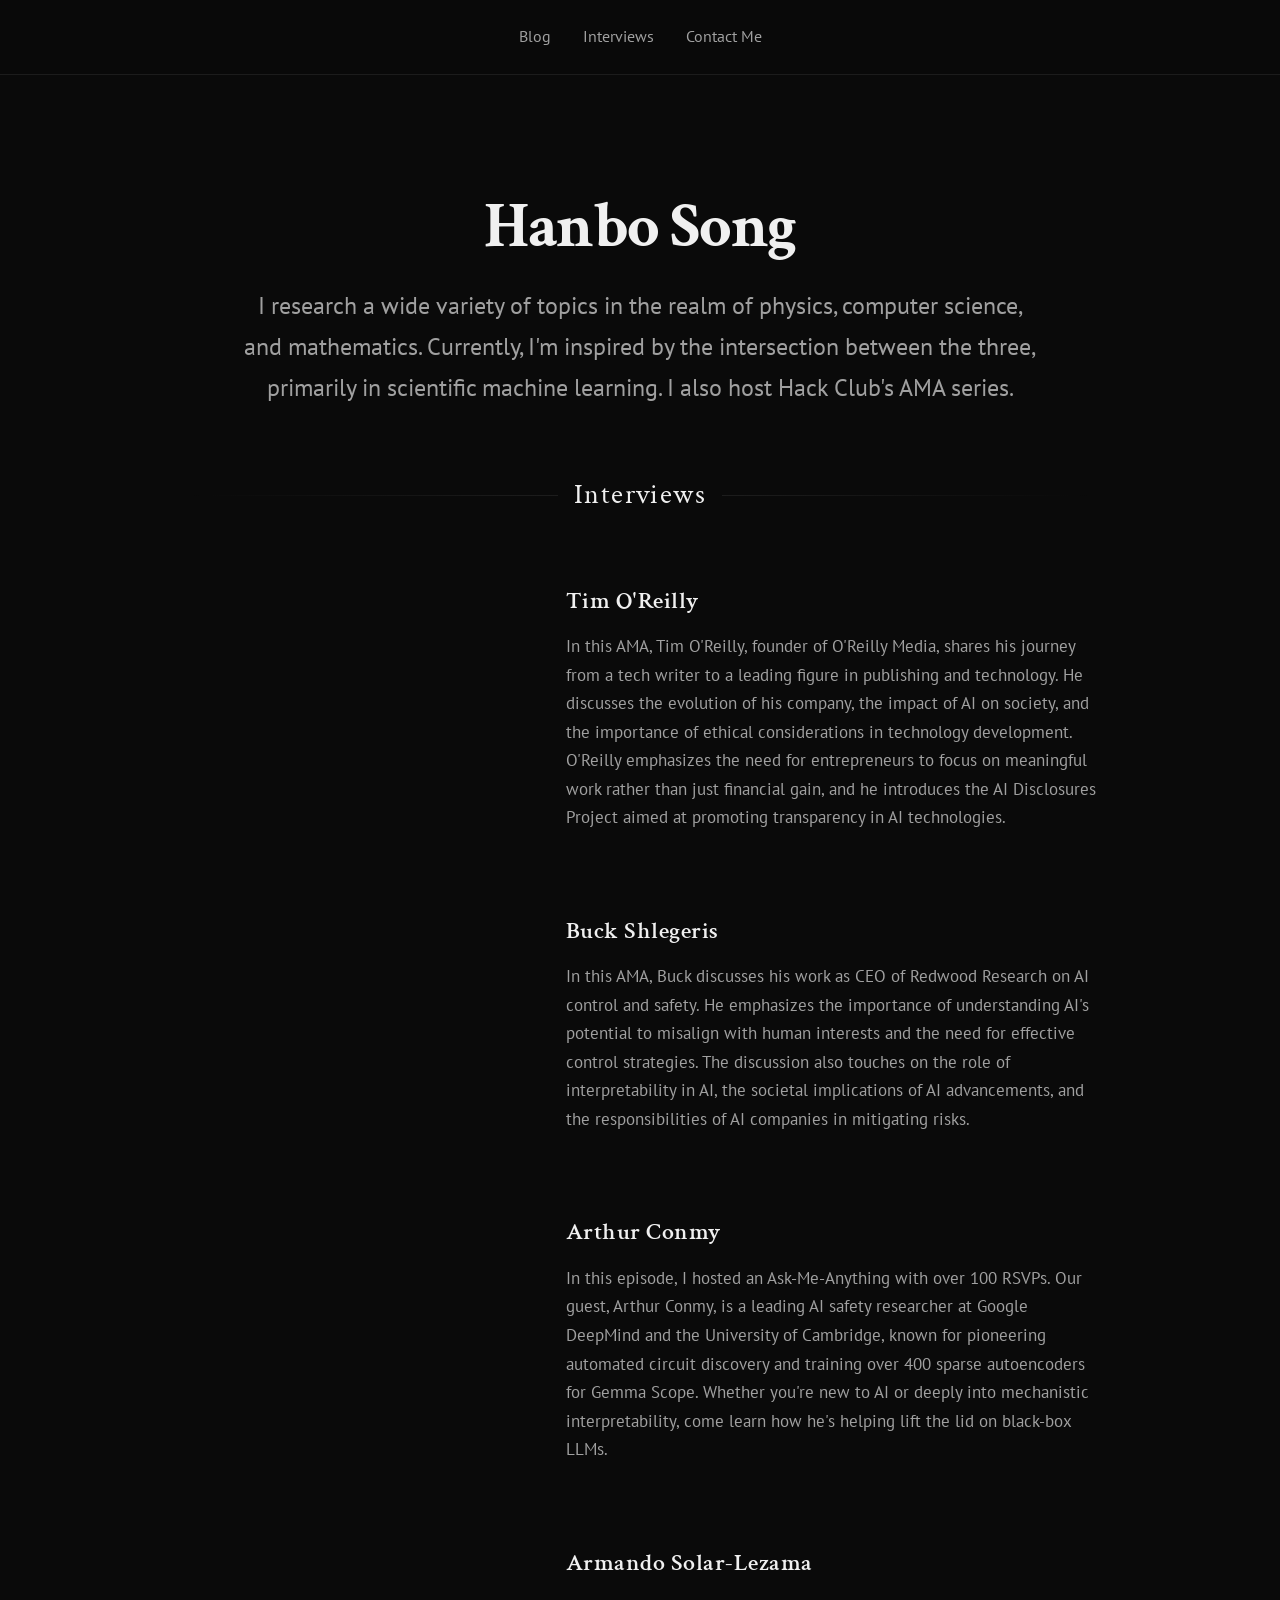
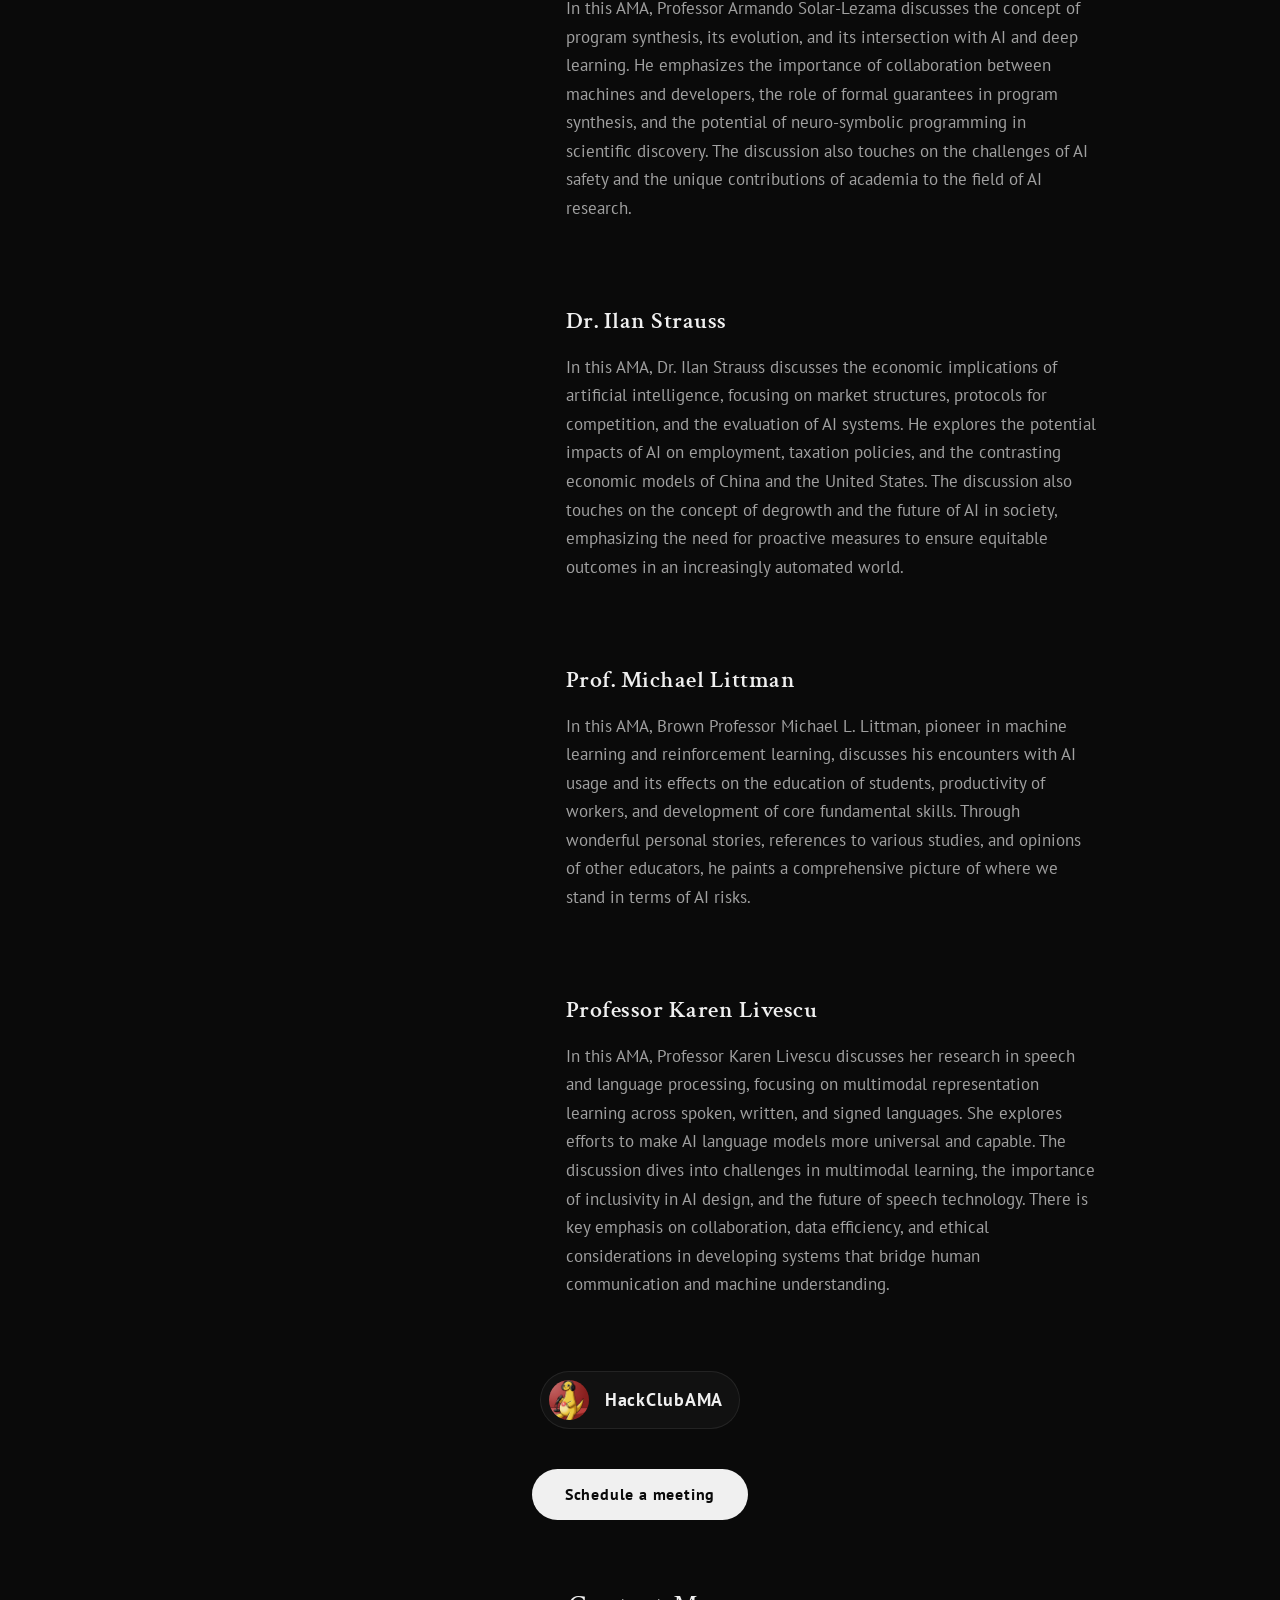
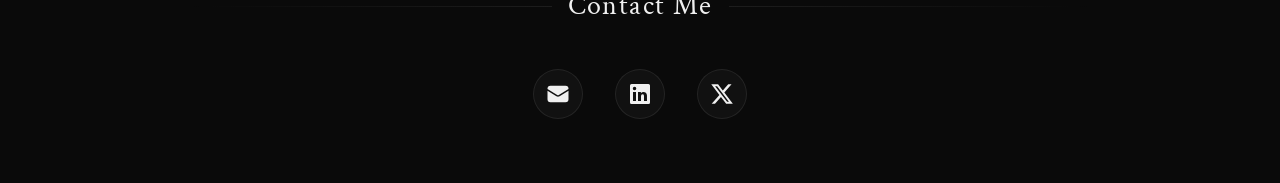
<file: index.html>
<!DOCTYPE html>
<html lang="en">

<head>
    <meta charset="UTF-8">
    <meta name="viewport" content="width=device-width, initial-scale=1.0">
    <title>Hanbo Song</title>
    <link rel="icon" type="image/jpeg" href="Images/favicon.jpg">
    <link rel="stylesheet" href="style.css?v=2">
</head>

<body>
    <nav class="animate-in delay-1">
        <div class="nav-content">
            <ul>
                <li><a href="blog.html">Blog</a></li>
                <li><a href="#interviews">Interviews</a></li>
                <!-- <li><a href="#gallery">Gallery</a></li> -->
                <li><a href="#contact">Contact Me</a></li>
            </ul>
        </div>
    </nav>

    <main>
        <!-- Hero -->
        <section class="hero animate-in delay-2" id="top">
            <h1>Hanbo Song</h1>
            <p class="hero-desc">I research a wide variety of topics in the realm of physics, computer science, and
                mathematics. Currently, I'm inspired by the intersection between the three, primarily in scientific
                machine learning. I also host Hack Club's AMA series.</p>
        </section>

        <!-- Interviews -->
        <section id="interviews" class="animate-in delay-3">
            <h2 class="section-title">Interviews</h2>

            <div class="interview-list">
                <!-- Tim O'Reilly -->
                <div class="interview-card">
                    <div class="interview-media">
                        <iframe src="https://www.youtube.com/embed/MhPXGiFJaK4" title="Tim O'Reilly" allow="accelerometer; autoplay; clipboard-write; encrypted-media; gyroscope; picture-in-picture" allowfullscreen></iframe>
                    </div>
                    <div class="interview-text">
                        <h3><a href="https://www.youtube.com/watch?v=MhPXGiFJaK4" target="_blank">Tim O'Reilly</a></h3>
                        <p>In this AMA, Tim O'Reilly, founder of O'Reilly Media, shares his journey from a tech writer
                            to a leading figure in publishing and technology. He discusses the evolution of his company,
                            the impact of AI on society, and the importance of ethical considerations in technology
                            development. O'Reilly emphasizes the need for entrepreneurs to focus on meaningful work
                            rather than just financial gain, and he introduces the AI Disclosures Project aimed at
                            promoting transparency in AI technologies.</p>
                    </div>
                </div>

                <!-- Buck Shlegeris -->
                <div class="interview-card">
                    <div class="interview-media">
                        <iframe src="https://www.youtube.com/embed/0SZIb7sJC-A" title="Buck Shlegeris" allow="accelerometer; autoplay; clipboard-write; encrypted-media; gyroscope; picture-in-picture" allowfullscreen></iframe>
                    </div>
                    <div class="interview-text">
                        <h3><a href="https://www.youtube.com/watch?v=0SZIb7sJC-A" target="_blank">Buck Shlegeris</a>
                        </h3>
                        <p>In this AMA, Buck discusses his work as CEO of Redwood Research on AI control and safety. He
                            emphasizes the importance of understanding AI's potential to misalign with human interests
                            and the need for effective control strategies. The discussion also touches on the role of
                            interpretability in AI, the societal implications of AI advancements, and the
                            responsibilities of AI companies in mitigating risks.</p>
                    </div>
                </div>

                <!-- Arthur Conmy -->
                <div class="interview-card">
                    <div class="interview-media">
                        <iframe src="https://www.youtube.com/embed/hDqPVHT3Sq0" title="Arthur Conmy" allow="accelerometer; autoplay; clipboard-write; encrypted-media; gyroscope; picture-in-picture" allowfullscreen></iframe>
                    </div>
                    <div class="interview-text">
                        <h3><a href="https://www.youtube.com/watch?v=hDqPVHT3Sq0" target="_blank">Arthur Conmy</a></h3>
                        <p>In this episode, I hosted an Ask-Me-Anything with over 100 RSVPs. Our guest, Arthur Conmy, is
                            a leading AI safety researcher at Google DeepMind and the University of Cambridge, known for
                            pioneering automated circuit discovery and training over 400 sparse autoencoders for Gemma
                            Scope. Whether you're new to AI or deeply into mechanistic interpretability, come learn how
                            he's helping lift the lid on black-box LLMs.</p>
                    </div>
                </div>

                <!-- Armando Solar-Lezama -->
                <div class="interview-card">
                    <div class="interview-media">
                        <iframe src="https://www.youtube.com/embed/1-8D0-HKxus" title="Armando Solar-Lezama" allow="accelerometer; autoplay; clipboard-write; encrypted-media; gyroscope; picture-in-picture" allowfullscreen></iframe>
                    </div>
                    <div class="interview-text">
                        <h3><a href="https://www.youtube.com/watch?v=1-8D0-HKxus" target="_blank">Armando
                                Solar-Lezama</a></h3>
                        <p>In this AMA, Professor Armando Solar-Lezama discusses the concept of program synthesis, its
                            evolution, and its intersection with AI and deep learning. He emphasizes the importance of
                            collaboration between machines and developers, the role of formal guarantees in program
                            synthesis, and the potential of neuro-symbolic programming in scientific discovery. The
                            discussion also touches on the challenges of AI safety and the unique contributions of
                            academia to the field of AI research.</p>
                    </div>
                </div>

                <!-- Dr. Ilan Strauss -->
                <div class="interview-card">
                    <div class="interview-media">
                        <iframe src="https://www.youtube.com/embed/hXNw6vDtojs" title="Dr. Ilan Strauss" allow="accelerometer; autoplay; clipboard-write; encrypted-media; gyroscope; picture-in-picture" allowfullscreen></iframe>
                    </div>
                    <div class="interview-text">
                        <h3><a href="https://www.youtube.com/watch?v=hXNw6vDtojs" target="_blank">Dr. Ilan Strauss</a>
                        </h3>
                        <p>In this AMA, Dr. Ilan Strauss discusses the economic implications of artificial intelligence,
                            focusing on market structures, protocols for competition, and the evaluation of AI systems.
                            He explores the potential impacts of AI on employment, taxation policies, and the
                            contrasting economic models of China and the United States. The discussion also touches on
                            the concept of degrowth and the future of AI in society, emphasizing the need for proactive
                            measures to ensure equitable outcomes in an increasingly automated world.</p>
                    </div>
                </div>

                <!-- Prof. Michael Littman -->
                <div class="interview-card">
                    <div class="interview-media">
                        <iframe src="https://www.youtube.com/embed/MaNFxkM_dzI" title="Prof. Michael Littman" allow="accelerometer; autoplay; clipboard-write; encrypted-media; gyroscope; picture-in-picture" allowfullscreen></iframe>
                    </div>
                    <div class="interview-text">
                        <h3><a href="https://www.youtube.com/watch?v=MaNFxkM_dzI" target="_blank">Prof. Michael
                                Littman</a></h3>
                        <p>In this AMA, Brown Professor Michael L. Littman, pioneer in machine learning and
                            reinforcement learning, discusses his encounters with AI usage and its effects on the
                            education of students, productivity of workers, and development of core fundamental skills.
                            Through wonderful personal stories, references to various studies, and opinions of other
                            educators, he paints a comprehensive picture of where we stand in terms of AI risks.</p>
                    </div>
                </div>

                <!-- Professor Karen Livescu -->
                <div class="interview-card">
                    <div class="interview-media">
                        <iframe src="https://www.youtube.com/embed/fKBKGRyLXaM" title="Professor Karen Livescu" allow="accelerometer; autoplay; clipboard-write; encrypted-media; gyroscope; picture-in-picture" allowfullscreen></iframe>
                    </div>
                    <div class="interview-text">
                        <h3><a href="https://www.youtube.com/watch?v=fKBKGRyLXaM" target="_blank">Professor Karen
                                Livescu</a></h3>
                        <p>In this AMA, Professor Karen Livescu discusses her research in speech and language
                            processing, focusing on multimodal representation learning across spoken, written, and
                            signed languages. She explores efforts to make AI language models more universal and
                            capable. The discussion dives into challenges in multimodal learning, the importance of
                            inclusivity in AI design, and the future of speech technology. There is key emphasis on
                            collaboration, data efficiency, and ethical considerations in developing systems that bridge
                            human communication and machine understanding.</p>
                    </div>
                </div>
            </div>
            <div style="display: flex; justify-content: center; margin-top: 3rem;">
                <div class="channel-header-mini" style="margin-bottom: 0;">
                    <img src="Images/channel_image.jpg" alt="HackClub AMA">
                    <a href="https://www.youtube.com/@hackclubama" target="_blank">HackClubAMA</a>
                </div>
            </div>
            <div class="interviews-cta">
                <a href="https://cal.com/hanbosong" class="cta-btn">Schedule a meeting</a>
            </div>
        </section>

        <!-- [ARCHIVED] Gallery section hidden from users but visible to devs -->
        <!--
        <section id="gallery" class="animate-in delay-4">
            <h2 class="section-title">Gallery</h2>
            <a href="dna_replication.html" class="project-card">
                <div class="project-thumbnail">
                    <img src="Images/IMG_5278.jpeg" alt="DNA Replication Model">
                </div>
                <div class="project-info">
                    <h3>DNA Replication Model</h3>
                    <p>A model of DNA replication and its components.</p>
                </div>
            </a>
        </section>
        -->

        <!-- Contact -->
        <section id="contact" class="animate-in delay-4">
            <h2 class="section-title">Contact Me</h2>
            <div class="social-links">
                <a href="mailto:me@hanbosong.com" title="Email">
                    <svg xmlns="http://www.w3.org/2000/svg" viewBox="0 0 24 24" fill="currentColor">
                        <path
                            d="M1.5 8.67v8.58a3 3 0 003 3h15a3 3 0 003-3V8.67l-8.928 5.493a3 3 0 01-3.144 0L1.5 8.67z" />
                        <path
                            d="M22.5 6.908V6.75a3 3 0 00-3-3h-15a3 3 0 00-3 3v.158l9.714 5.978a1.5 1.5 0 001.572 0L22.5 6.908z" />
                    </svg>
                </a>
                <a href="https://www.linkedin.com/in/hanbosong/" target="_blank" title="LinkedIn">
                    <svg xmlns="http://www.w3.org/2000/svg" viewBox="0 0 24 24" fill="currentColor">
                        <path
                            d="M20.5 2h-17A1.5 1.5 0 002 3.5v17A1.5 1.5 0 003.5 22h17a1.5 1.5 0 001.5-1.5v-17A1.5 1.5 0 0020.5 2zM8 19H5v-9h3zM6.5 8.25A1.75 1.75 0 118.3 6.5a1.78 1.78 0 01-1.8 1.75zM19 19h-3v-4.74c0-1.42-.6-1.93-1.38-1.93A1.74 1.74 0 0013 14.19V19h-3v-9h2.9v1.3a3.11 3.11 0 012.7-1.4c1.55 0 3.36.86 3.36 3.66z">
                        </path>
                    </svg>
                </a>
                <a href="https://x.com/hanb0i" target="_blank" title="X (Twitter)">
                    <svg xmlns="http://www.w3.org/2000/svg" viewBox="0 0 24 24" fill="currentColor">
                        <path
                            d="M18.244 2.25h3.308l-7.227 8.26 8.502 11.24H16.17l-5.214-6.817L4.99 21.75H1.68l7.73-8.835L1.254 2.25H8.08l4.713 6.231zm-1.161 17.52h1.833L7.084 4.126H5.117z">
                        </path>
                    </svg>
                </a>
            </div>
        </section>
    </main>
</body>

</html>
</file>
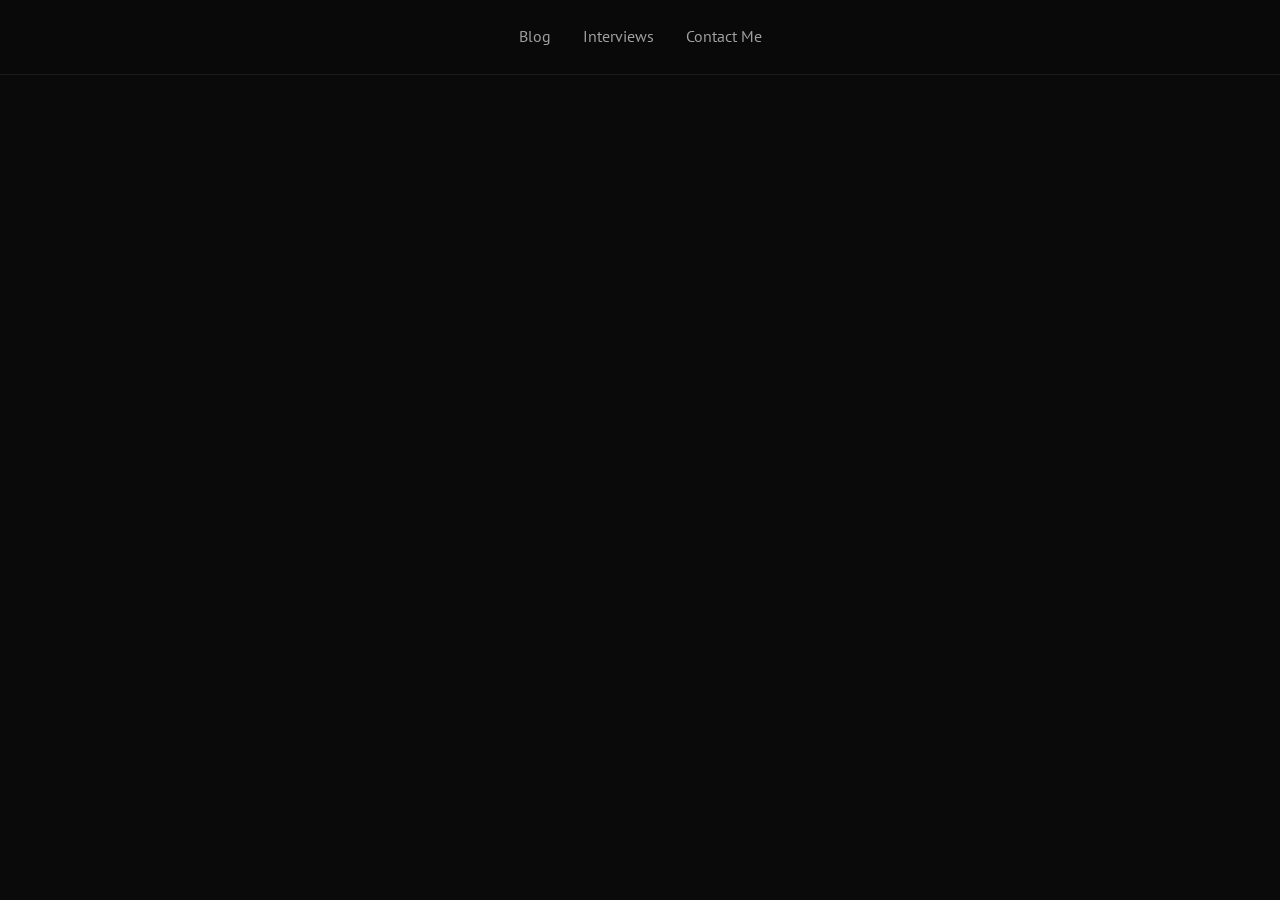
<file: blog.html>
<!DOCTYPE html>
<html lang="en">

<head>
    <meta charset="UTF-8">
    <meta name="viewport" content="width=device-width, initial-scale=1.0">
    <title>Blog - Hanbo Song</title>
    <link rel="icon" type="image/jpeg" href="Images/favicon.jpg">
    <link rel="stylesheet" href="style.css?v=2">
</head>

<body>
    <header>
        <nav class="animate-in delay-1">
            <div class="nav-content">
                <ul>
                    <li><a href="blog.html">Blog</a></li>
                    <li><a href="index.html#interviews">Interviews</a></li>
                    <!-- <li><a href="index.html#gallery">Gallery</a></li> -->
                    <li><a href="index.html#contact">Contact Me</a></li>
                </ul>
            </div>
        </nav>
        <div class="blog-container animate-in delay-2">
            <div class="composer-container" id="composer">
                <div class="composer-main">
                    <input type="text" class="composer-title" placeholder="Post Title" id="postTitle">
                    <div class="composer-input" contenteditable="true" placeholder="What's happening?"></div>
                    <div class="media-preview-container" id="mediaPreview"></div>
                    <div class="composer-toolbar">
                        <div class="toolbar-left">
                            <button class="tool-btn" title="Media"
                                onclick="document.getElementById('mediaInput').click()">
                                <img src="Images/folder_icon.png" alt="Upload">
                            </button>
                            <input type="file" id="mediaInput" accept="image/*,video/*,application/pdf"
                                style="display: none;">

                            <button class="tool-btn" title="Bold" onclick="document.execCommand('bold', false, null)">
                                <b>B</b>
                            </button>
                            <button class="tool-btn" title="Italic"
                                onclick="document.execCommand('italic', false, null)">
                                <i>I</i>
                            </button>
                            <select class="font-selector"
                                onchange="document.execCommand('fontName', false, this.value)">
                                <option value="PT Sans">Default</option>
                                <option value="Crimson Text">Serif</option>
                                <option value="Courier New">Mono</option>
                            </select>
                        </div>
                        <div class="toolbar-right">
                            <button class="post-btn" id="postBtn">Post</button>
                        </div>
                    </div>
                </div>
            </div>

            <div class="feed-container" id="feedContainer">
                <!-- Posts will be injected here -->
            </div>
        </div>

        <!-- Delete Confirmation Modal -->
        <div id="deleteModal" class="modal">
            <div class="modal-content">
                <h3>Delete post?</h3>
                <p>This can't be undone and it will be removed from your profile and the timeline of any accounts that
                    follow you.</p>
                <div class="modal-actions">
                    <button class="modal-btn cancel" id="cancelDelete">Cancel</button>
                    <button class="modal-btn delete" id="confirmDelete">Delete</button>
                </div>
            </div>
        </div>

        <script src="blog_data.js"></script>
        <script src="blog.js"></script>
    </header>
</body>

</html>
</file>
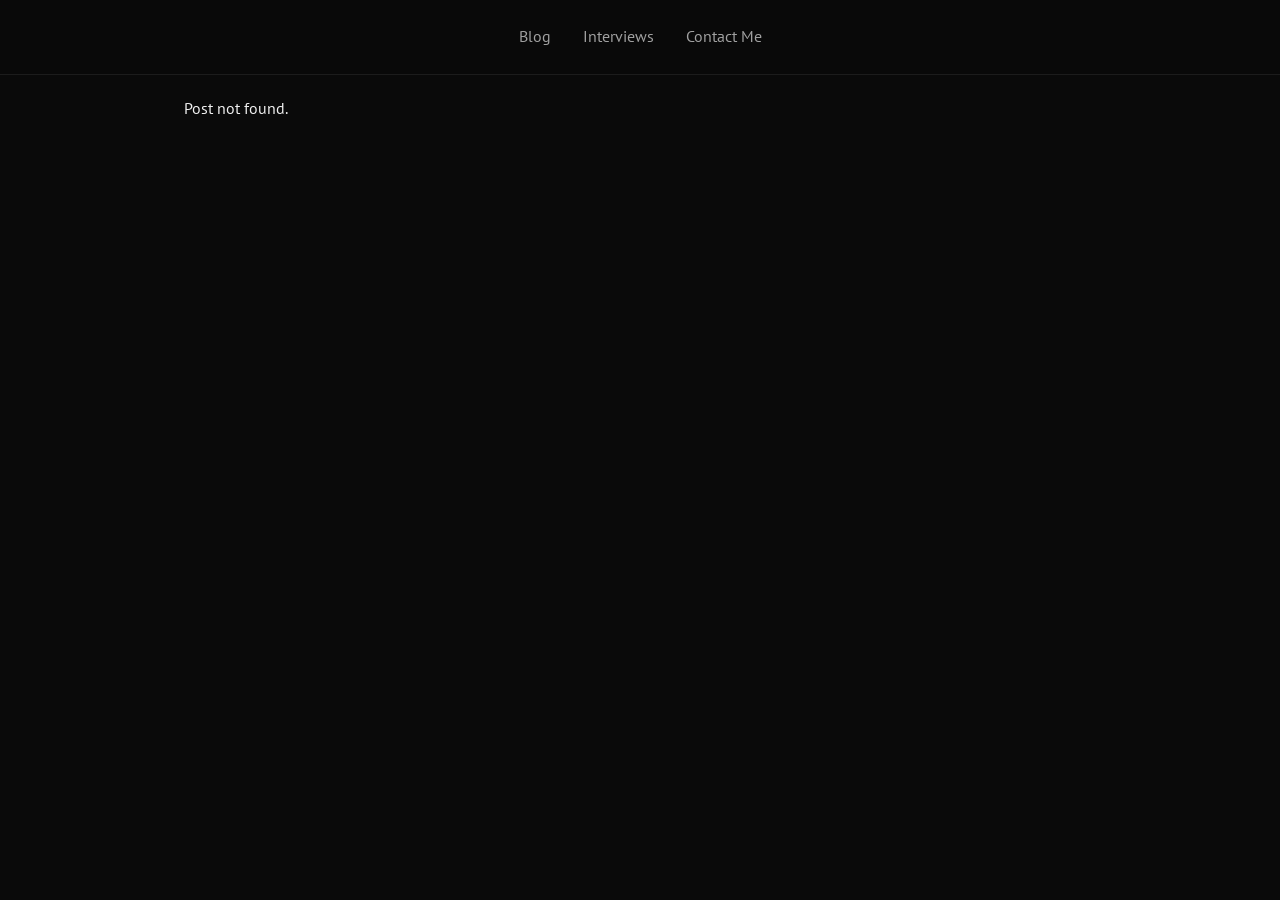
<file: post.html>
<!DOCTYPE html>
<html lang="en">

<head>
    <meta charset="UTF-8">
    <meta name="viewport" content="width=device-width, initial-scale=1.0">
    <title>Post - Hanbo Song</title>
    <link rel="icon" type="image/jpeg" href="Images/favicon.jpg">
    <link rel="stylesheet" href="style.css?v=2">
    <script src="blog_data.js"></script>
</head>

<body>
    <header>
        <nav class="animate-in delay-1">
            <div class="nav-content">
                <ul>
                    <li><a href="blog.html">Blog</a></li>
                    <li><a href="index.html#interviews">Interviews</a></li>
                    <!-- <li><a href="index.html#gallery">Gallery</a></li> -->
                    <li><a href="index.html#contact">Contact Me</a></li>
                </ul>
            </div>
        </nav>
        <div class="blog-container single-post-container animate-in delay-2">
            <div id="singlePostContent">
                <!-- Post content injected here -->
            </div>
        </div>

        <!-- Delete Confirmation Modal -->
        <div id="deleteModal" class="modal">
            <div class="modal-content">
                <h3>Delete post?</h3>
                <p>This can't be undone and it will be removed from your profile and the timeline of any accounts that
                    follow you.</p>
                <div class="modal-actions">
                    <button class="modal-btn cancel" id="cancelDelete">Cancel</button>
                    <button class="modal-btn delete" id="confirmDelete">Delete</button>
                </div>
            </div>
        </div>
    </header>

    <script>
        document.addEventListener('DOMContentLoaded', () => {
            const urlParams = new URLSearchParams(window.location.search);
            const postId = urlParams.get('id');
            const container = document.getElementById('singlePostContent');
            const isAdmin = urlParams.get('admin') === 'true';

            // Modal Elements
            const modal = document.getElementById('deleteModal');
            const cancelBtn = document.getElementById('cancelDelete');
            const confirmBtn = document.getElementById('confirmDelete');

            // Modal Event Listeners
            cancelBtn.addEventListener('click', closeModal);
            window.addEventListener('click', (e) => {
                if (e.target === modal) closeModal();
            });

            confirmBtn.addEventListener('click', () => {
                if (postId) {
                    deletePost(postId);
                }
            });

            function openDeleteModal() {
                modal.style.display = 'flex';
            }

            function closeModal() {
                modal.style.display = 'none';
            }

            function deletePost(id) {
                let localPosts = JSON.parse(localStorage.getItem('blog_posts') || '[]');
                const isLocal = localPosts.some(p => p.id == id);
                if (isLocal) {
                    localPosts = localPosts.filter(p => p.id != id);
                    localStorage.setItem('blog_posts', JSON.stringify(localPosts));
                } else {
                    const deletedIds = JSON.parse(localStorage.getItem('deleted_static_posts') || '[]');
                    const numId = Number(id);
                    if (!deletedIds.includes(numId)) {
                        deletedIds.push(numId);
                        localStorage.setItem('deleted_static_posts', JSON.stringify(deletedIds));
                    }
                }
                window.location.href = 'blog.html' + (isAdmin ? '?admin=true' : '');
            }

            if (!postId) {
                container.innerHTML = '<p>Post not found.</p>';
                return;
            }

            const staticPosts = typeof STATIC_BLOG_POSTS !== 'undefined' ? STATIC_BLOG_POSTS : [];
            const localPosts = JSON.parse(localStorage.getItem('blog_posts') || '[]');
            
            const allPostsMap = new Map();
            staticPosts.forEach(p => allPostsMap.set(p.id, p));
            localPosts.forEach(p => allPostsMap.set(p.id, p));
            
            const deletedIds = JSON.parse(localStorage.getItem('deleted_static_posts') || '[]');
            const post = Array.from(allPostsMap.values())
                .filter(p => !deletedIds.includes(p.id))
                .find(p => p.id == postId);

            if (post) {
                const date = new Date(post.timestamp).toLocaleDateString('en-US', {
                    month: 'long',
                    day: 'numeric',
                    year: 'numeric'
                });

                const deleteBtnHTML = isAdmin ? `
                    <button class="delete-btn" id="singlePostDeleteBtn" title="Delete post">
                        <img src="Images/delete_icon.png" alt="Delete">
                    </button>
                ` : '';

                container.innerHTML = `
                    <article class="blog-post full-post">
                        <div class="post-header-full">
                            <div class="post-meta">
                                <span class="post-author-name">${post.author}</span>
                                <span class="post-timestamp">${date}</span>
                            </div>
                            ${deleteBtnHTML}
                        </div>
                        ${post.title ? `<h1 class="post-title-full">${post.title}</h1>` : ''}
                        <div class="post-body-full">
                            ${post.content}
                        </div>
                        ${post.media ? renderMedia(post) : ''}
                    </article>
                `;

                if (isAdmin) {
                    document.getElementById('singlePostDeleteBtn').addEventListener('click', openDeleteModal);
                }
            } else {
                container.innerHTML = '<p>Post not found.</p>';
            }
        });

        function renderMedia(post) {
            if (post.mediaType === 'video') {
                return `<div class="post-media-full"><video controls src="${post.media}" style="width:100%; border-radius: 16px;"></video></div>`;
            } else if (post.mediaType === 'pdf') {
                return `
                    <div class="post-media-full">
                        <a href="${post.media}" download="${post.mediaName}" class="pdf-attachment">
                            📄 ${post.mediaName || 'Document.pdf'}
                        </a>
                    </div>`;
            } else {
                return `<div class="post-media-full"><img src="${post.media}" alt="Post media"></div>`;
            }
        }
    </script>
</body>

</html>
</file>
<file: style.css>
/* Futuristic Minimalist Personal Website Styles */
@import url('https://fonts.googleapis.com/css2?family=PT+Sans:ital,wght@0,400;0,700;1,400;1,700&display=swap');
@import url('https://fonts.googleapis.com/css2?family=Crimson+Text:ital,wght@0,400;0,600;0,700;1,400;1,600;1,700&display=swap');

:root {
  --text: #f0f0f0;
  --text-secondary: #a0a0a0;
  --bg: #0a0a0a;
  --surface: rgba(255, 255, 255, 0.03);
  --surface-hover: rgba(255, 255, 255, 0.06);
  --surface-border: rgba(255, 255, 255, 0.08);
  --accent: #f0f0f0;
  --accent-glow: transparent;
  --max-width: 75vw;
  --max-width-wide: 80vw;
  --blur: none;
}

* {
  margin: 0;
  padding: 0;
  box-sizing: border-box;
}

html {
  scroll-behavior: smooth;
}

body {
  font-family: 'PT Sans', 'Segoe UI', Tahoma, Geneva, Verdana, sans-serif;
  color: var(--text);
  background: var(--bg);
  line-height: 1.6;
  -webkit-font-smoothing: antialiased;
  min-height: 100vh;
}

h1, h2, h3 {
  font-family: 'Crimson Text', 'PT Sans', 'Segoe UI', Tahoma, Geneva, Verdana, sans-serif;
}

/* Base Animations */
@keyframes fadeIn {
  from { opacity: 0; }
  to { opacity: 1; }
}

.animate-in {
  animation: fadeIn 0.3s ease forwards;
  opacity: 0;
}
.delay-1 { animation-delay: 0s; }
.delay-2 { animation-delay: 0s; }
.delay-3 { animation-delay: 0s; }
.delay-4 { animation-delay: 0s; }

/* Navigation */
nav {
  position: fixed;
  top: 0;
  left: 0;
  width: 100%;
  z-index: 100;
  background: rgba(10, 10, 10, 0.85);
  backdrop-filter: var(--blur);
  -webkit-backdrop-filter: var(--blur);
  border-bottom: 1px solid var(--surface-border);
}

.nav-content {
  max-width: 100%;
  padding: 1.5rem 3rem;
}

nav ul {
  display: flex;
  align-items: center;
  list-style: none;
  gap: 2rem;
  flex-wrap: wrap;
  justify-content: center;
}

nav a {
  color: var(--text-secondary);
  text-decoration: none;
  font-size: 1rem;
  transition: all 0.3s ease;
  position: relative;
}

nav a:hover {
  color: var(--text);
}

nav a::after {
  content: '';
  position: absolute;
  width: 0;
  height: 1px;
  bottom: -4px;
  left: 0;
  background-color: var(--text);
  transition: width 0.3s ease;
}

nav a:hover::after {
  width: 100%;
}

main {
  max-width: var(--max-width);
  margin: 0 auto;
  padding: 8rem 1.5rem 4rem;
}

section {
  padding: 4rem 0 0;
}

/* Hero Section */
.hero {
  text-align: center;
  padding-top: 4rem;
}

.hero img {
  display: none;
}

.hero h1 {
  font-size: 4rem;
  font-weight: 700;
  letter-spacing: -0.02em;
  line-height: 1.1;
  margin-bottom: 1.5rem;
  color: var(--text);
}

.hero .tagline {
  font-size: 1.25rem;
  color: var(--text-secondary);
  margin-bottom: 2rem;
  font-style: italic;
}

.hero-desc {
  font-size: 1.5rem;
  color: var(--text-secondary);
  max-width: 800px;
  margin: 0 auto;
  line-height: 1.7;
}

.hero a {
  display: inline-block;
  color: var(--bg);
  background: var(--text);
  text-decoration: none;
  padding: 0.75rem 1.5rem;
  border-radius: 30px;
  font-weight: bold;
  letter-spacing: 0.05em;
  transition: all 0.3s ease;
  border: 1px solid transparent;
}

.hero a:hover {
  background: transparent;
  color: var(--text);
  border-color: var(--text);
}

/* Section Titles */
.section-title {
  font-size: 1.75rem;
  font-weight: 400;
  margin-bottom: 2.5rem;
  letter-spacing: 0.05em;
  display: flex;
  align-items: center;
  justify-content: center;
  gap: 1rem;
  text-align: center;
}

.section-title::before {
  content: '';
  height: 1px;
  flex: 1;
  background: linear-gradient(to right, transparent, var(--surface-border));
}

.section-title::after {
  content: '';
  height: 1px;
  flex: 1;
  background: linear-gradient(to left, transparent, var(--surface-border));
}

/* Interviews */
.interviews-cta {
  display: flex;
  justify-content: center;
  margin-top: 2.5rem;
}

.cta-btn {
  display: inline-block;
  color: var(--bg);
  background: var(--text);
  text-decoration: none;
  padding: 0.75rem 2rem;
  border-radius: 30px;
  font-weight: bold;
  letter-spacing: 0.05em;
  transition: all 0.3s ease;
  border: 1px solid transparent;
}

.cta-btn:hover {
  background: transparent;
  color: var(--text);
  border-color: var(--text);
}

.channel-header-mini {
  display: inline-flex;
  align-items: center;
  gap: 1rem;
  margin-bottom: 2.5rem;
  padding: 0.5rem 1rem 0.5rem 0.5rem;
  background: var(--surface);
  border: 1px solid var(--surface-border);
  border-radius: 40px;
  backdrop-filter: var(--blur);
  -webkit-backdrop-filter: var(--blur);
  transition: all 0.3s ease;
}

.channel-header-mini:hover {
  background: var(--surface-hover);
  border-color: var(--text);
}

.channel-header-mini img {
  width: 40px;
  height: 40px;
  border-radius: 50%;
  object-fit: cover;
}

.channel-header-mini a {
  font-weight: bold;
  color: var(--text);
  text-decoration: none;
  font-size: 1.1rem;
  letter-spacing: 0.05em;
}

.interview-list {
  display: flex;
  flex-direction: column;
  gap: 2rem;
}

.interview-card {
  display: flex;
  flex-direction: row;
  align-items: flex-start;
  gap: 2rem;
  padding: 1.5rem 0;
  background: transparent;
  border: none;
}

.interview-media {
  flex-shrink: 0;
  width: 350px;
}

.interview-media a {
  display: block;
  text-decoration: none;
}

.interview-media img,
.interview-media iframe {
  width: 100%;
  aspect-ratio: 16 / 9;
  object-fit: cover;
  border-radius: 10px;
  display: block;
  transition: opacity 0.3s ease;
  border: none;
}

.interview-card:hover .interview-media img,
.interview-card:hover .interview-media iframe {
  opacity: 0.9;
}

.interview-text {
  flex: 1;
  min-width: 0;
}

.interview-text h3 {
  font-size: 1.5rem;
  font-weight: 600;
  margin-bottom: 0.75rem;
  letter-spacing: 0.02em;
}

.interview-text h3 a {
  color: var(--text);
  text-decoration: none;
  transition: opacity 0.2s;
}

.interview-text h3 a:hover {
  opacity: 0.7;
  text-decoration: underline;
}

.interview-text p {
  font-size: 1.05rem;
  line-height: 1.7;
  color: var(--text-secondary);
}

/* Gallery / Projects */
.project-card {
  display: block;
  text-decoration: none;
  color: var(--text);
  background: var(--surface);
  border: 1px solid var(--surface-border);
  border-radius: 16px;
  overflow: hidden;
  backdrop-filter: var(--blur);
  -webkit-backdrop-filter: var(--blur);
  transition: all 0.4s cubic-bezier(0.2, 0.8, 0.2, 1);
}

.project-card:hover {
  background: var(--surface-hover);
  border-color: var(--text);
}

.project-thumbnail {
  width: 100%;
  height: 250px;
  overflow: hidden;
  background: #111;
  position: relative;
}

.project-thumbnail::after {
  content: '';
  position: absolute;
  top: 0; left: 0; right: 0; bottom: 0;
  background: linear-gradient(to bottom, transparent, rgba(5,5,5,0.8));
  opacity: 0.5;
  transition: opacity 0.3s ease;
}

.project-card:hover .project-thumbnail::after {
  opacity: 0.2;
}

.project-thumbnail img {
  width: 100%;
  height: 100%;
  object-fit: cover;
  transition: transform 0.6s ease;
}

/* No zoom animation on hover */
.project-card:hover .project-thumbnail img {
  transform: none;
}

.project-info {
  padding: 1.5rem;
}

.project-info h3 {
  font-size: 1.3rem;
  font-weight: 400;
  margin-bottom: 0.5rem;
  letter-spacing: 0.05em;
  color: var(--text);
}

.project-info p {
  font-size: 1rem;
  color: var(--text-secondary);
  font-style: italic;
}

/* Contact */
.social-links {
  display: flex;
  gap: 2rem;
  justify-content: center;
  margin-top: 1rem;
}

.social-links a {
  display: flex;
  align-items: center;
  justify-content: center;
  width: 50px;
  height: 50px;
  color: var(--text);
  background: var(--surface);
  border: 1px solid var(--surface-border);
  border-radius: 50%;
  backdrop-filter: var(--blur);
  -webkit-backdrop-filter: var(--blur);
  transition: all 0.3s ease;
}

.social-links a:hover {
  color: var(--text);
  border-color: var(--text);
}

.social-links svg {
  width: 24px;
  height: 24px;
}

/* Footer */
footer {
  text-align: center;
  padding: 4rem 1.5rem 2rem;
  color: var(--text-secondary);
  font-size: 0.9rem;
  letter-spacing: 0.1em;
  text-transform: uppercase;
}

/* DNA / Blog specific pages formatting */
.dna-nav {
  max-width: var(--max-width-wide);
  margin: 0 auto;
  padding: 2rem 1.5rem 0;
}

.dna-nav a {
  color: var(--text-secondary);
  text-decoration: none;
  font-size: 1rem;
  transition: color 0.3s ease;
}

.dna-nav a:hover {
  color: var(--text);
}

.dna-container {
  max-width: var(--max-width-wide);
  margin: 0 auto;
  padding: 2rem 1.5rem 4rem;
}

#canvas-container {
  position: relative;
  width: 100%;
  height: 60vh;
  background: #080808;
  border-radius: 16px;
  overflow: hidden;
  margin-bottom: 2rem;
  border: 1px solid var(--surface-border);
  box-shadow: none;
}

.info-panel {
  position: absolute;
  bottom: 20px;
  right: 20px;
  background: rgba(10, 10, 10, 0.85);
  backdrop-filter: var(--blur);
  -webkit-backdrop-filter: var(--blur);
  padding: 20px;
  border-radius: 12px;
  box-shadow: none;
  max-width: 300px;
  transform: translateY(120%);
  transition: transform 0.4s cubic-bezier(0.2, 0.8, 0.2, 1);
  border: 1px solid var(--surface-border);
  color: var(--text);
}

.info-panel.visible {
  transform: translateY(0);
}

.info-panel h3 {
  margin: 0 0 10px 0;
  font-size: 1.1rem;
  color: var(--text);
  letter-spacing: 0.05em;
}

.info-panel p {
  margin: 0;
  font-size: 0.95em;
  line-height: 1.5;
  color: var(--text-secondary);
}

.model-label {
  color: var(--text);
  font-family: monospace;
  padding: 4px 8px;
  background: rgba(10, 10, 10, 0.8);
  border: 1px solid var(--surface-border);
  border-radius: 6px;
  font-size: 12px;
  pointer-events: none;
  box-shadow: none;
  font-weight: normal;
  letter-spacing: 0.05em;
}

.gallery-key {
  background: var(--surface);
  backdrop-filter: var(--blur);
  -webkit-backdrop-filter: var(--blur);
  padding: 2rem;
  border-radius: 16px;
  margin-bottom: 3rem;
  border: 1px solid var(--surface-border);
}

.gallery-key h2 {
  font-size: 1.4rem;
  margin-bottom: 1.5rem;
  text-align: center;
  color: var(--text);
  letter-spacing: 0.05em;
  font-weight: 400;
}

.key-grid {
  display: grid;
  grid-template-columns: repeat(auto-fill, minmax(180px, 1fr));
  gap: 1rem;
}

.key-item {
  display: flex;
  align-items: center;
  gap: 12px;
  font-size: 1rem;
  color: var(--text-secondary);
}

.color-dot {
  width: 12px;
  height: 12px;
  border-radius: 50%;
  display: inline-block;
  flex-shrink: 0;

}

.gallery-vertical {
  display: flex;
  flex-direction: column;
  gap: 4rem;
  align-items: center;
}

.gallery-item {
  width: 100%;
  max-width: 600px;
  display: flex;
  flex-direction: column;
  align-items: center;
}

.gallery-item img {
  width: auto;
  max-width: 70%;
  max-height: 600px;
  border-radius: 12px;
  box-shadow: none;
  transform: rotate(-90deg);
  margin: 3rem 0;
  border: 1px solid var(--surface-border);
}

.caption {
  margin-top: 1rem;
  font-size: 1.1rem;
  color: var(--text-secondary);
  font-style: italic;
  text-align: center;
  padding: 1rem;
  border-top: 1px solid var(--surface-border);
  width: 100%;
}

/* Responsive */
@media (max-width: 600px) {
  .hero h1 {
    font-size: 2.2rem;
  }
  
  nav {
    padding: 0;
  }
  
  .nav-content {
    padding: 1rem;
  }

  nav ul {
    gap: 1rem;
    justify-content: center;
  }
  
  nav li:first-child {
    width: 100%;
    text-align: center;
    margin-right: 0;
    margin-bottom: 0.5rem;
  }

  .interview-card {
    flex-direction: column;
    align-items: flex-start;
  }

  .interview-media {
    width: 100%;
  }

  .interview-media img {
    width: 100%;
    height: auto;
    aspect-ratio: 16/9;
  }

  .gallery-item img {
    max-width: 90%;
  }
}

/* Blog Specific Styles */
.blog-container {
  max-width: var(--max-width);
  margin: 0 auto;
  padding: 6rem 1.5rem 4rem;
}

.composer-container {
  display: none;
  background: var(--surface);
  border: 1px solid var(--surface-border);
  border-radius: 16px;
  padding: 1.5rem;
  margin-bottom: 3rem;
  backdrop-filter: var(--blur);
  -webkit-backdrop-filter: var(--blur);
}

.composer-title {
  width: 100%;
  background: transparent;
  border: none;
  border-bottom: 1px solid var(--surface-border);
  color: var(--text);
  font-family: inherit;
  font-size: 1.5rem;
  padding: 0.5rem 0;
  margin-bottom: 1rem;
  outline: none;
}

.composer-title::placeholder {
  color: var(--text-secondary);
}

.composer-input {
  width: 100%;
  min-height: 100px;
  color: var(--text);
  font-size: 1.1rem;
  outline: none;
  margin-bottom: 1rem;
}

.composer-input[placeholder]:empty:before {
  content: attr(placeholder);
  color: var(--text-secondary);
  pointer-events: none;
  display: block; /* For Firefox */
}

.composer-toolbar {
  display: flex;
  justify-content: space-between;
  align-items: center;
  border-top: 1px solid var(--surface-border);
  padding-top: 1rem;
}

.toolbar-left {
  display: flex;
  gap: 0.5rem;
}

.tool-btn {
  background: transparent;
  border: none;
  color: var(--text-secondary);
  cursor: pointer;
  padding: 0.5rem;
  border-radius: 8px;
  transition: all 0.2s ease;
}

.tool-btn:hover {
  background: var(--surface-hover);
  color: var(--text);
}

.tool-btn img {
  width: 20px;
  height: 20px;
  filter: invert(1);
  opacity: 0.7;
}

.font-selector {
  background: var(--surface);
  color: var(--text);
  border: 1px solid var(--surface-border);
  border-radius: 8px;
  padding: 0.5rem;
  font-family: inherit;
  outline: none;
}

.post-btn {
  background: var(--text);
  color: var(--bg);
  border: 1px solid transparent;
  padding: 0.5rem 1.5rem;
  border-radius: 30px;
  font-weight: bold;
  cursor: pointer;
  transition: all 0.3s ease;
}

.post-btn:hover {
  background: transparent;
  color: var(--text);
  border-color: var(--text);
}

.blog-post {
  background: var(--surface);
  border: 1px solid var(--surface-border);
  border-radius: 16px;
  padding: 1.5rem;
  margin-bottom: 2rem;
  backdrop-filter: var(--blur);
  -webkit-backdrop-filter: var(--blur);
  transition: transform 0.3s ease;
}

.blog-post:hover {
  border-color: var(--surface-hover);
}

.post-header {
  display: flex;
  justify-content: space-between;
  margin-bottom: 1rem;
}

.post-meta {
  display: flex;
  flex-direction: column;
}

.post-author-name {
  font-weight: bold;
  color: var(--text);
}

.post-timestamp {
  font-size: 0.85rem;
  color: var(--text-secondary);
}

.delete-btn {
  background: transparent;
  border: none;
  cursor: pointer;
  opacity: 0.5;
  transition: opacity 0.2s;
}

.delete-btn:hover {
  opacity: 1;
}

.delete-btn img {
  width: 16px;
  height: 16px;
  filter: invert(1);
}

.post-title {
  font-size: 1.4rem;
  margin-bottom: 0.5rem;
  color: var(--text);
}

.post-title-link {
  color: inherit;
  text-decoration: none;
}

.post-title-link:hover {
  color: var(--text);
}

.post-body {
  color: var(--text-secondary);
  margin-bottom: 1rem;
}

.post-media img, .post-media video {
  max-width: 100%;
  border-radius: 12px;
  margin-top: 1rem;
}

.pdf-attachment {
  display: inline-block;
  padding: 0.5rem 1rem;
  background: var(--surface-hover);
  border-radius: 8px;
  color: var(--text-secondary);
  text-decoration: none;
  margin-top: 1rem;
  border: 1px solid transparent;
  transition: all 0.3s ease;
}

.pdf-attachment:hover {
  color: var(--text);
  border-color: var(--text);
}

/* Modal */
.modal {
  display: none;
  position: fixed;
  top: 0; left: 0; width: 100%; height: 100%;
  background: rgba(0,0,0,0.8);
  backdrop-filter: var(--blur);
  z-index: 1000;
  align-items: center;
  justify-content: center;
}

.modal-content {
  background: var(--bg);
  border: 1px solid var(--surface-border);
  padding: 2rem;
  border-radius: 16px;
  max-width: 400px;
  text-align: center;
}

.modal-content h3 {
  margin-bottom: 1rem;
}

.modal-content p {
  color: var(--text-secondary);
  margin-bottom: 1.5rem;
}

.modal-actions {
  display: flex;
  gap: 1rem;
  justify-content: center;
}

.modal-btn {
  padding: 0.5rem 1.5rem;
  border-radius: 30px;
  border: none;
  font-weight: bold;
  cursor: pointer;
}

.modal-btn.cancel {
  background: var(--surface);
  color: var(--text);
}

.modal-btn.delete {
  background: #ff3366;
  color: #fff;
}

/* Monthly Archive Subsection Title */
.archive-month-title {
  font-size: 1.5rem;
  font-weight: normal;
  color: var(--text);
  margin: 3.5rem 0 1.5rem;
  letter-spacing: 0.05em;
  border-bottom: 1px solid var(--surface-border);
  padding-bottom: 0.5rem;
  text-transform: capitalize;
}

/* Admin Export JSON Button Style */
#exportBtn {
  background: transparent;
  color: var(--text-secondary);
  border: 1px solid var(--surface-border);
  transition: all 0.3s ease;
}

#exportBtn:hover {
  color: var(--text);
  border-color: var(--text);
  background: var(--surface-hover);
}
</file>
